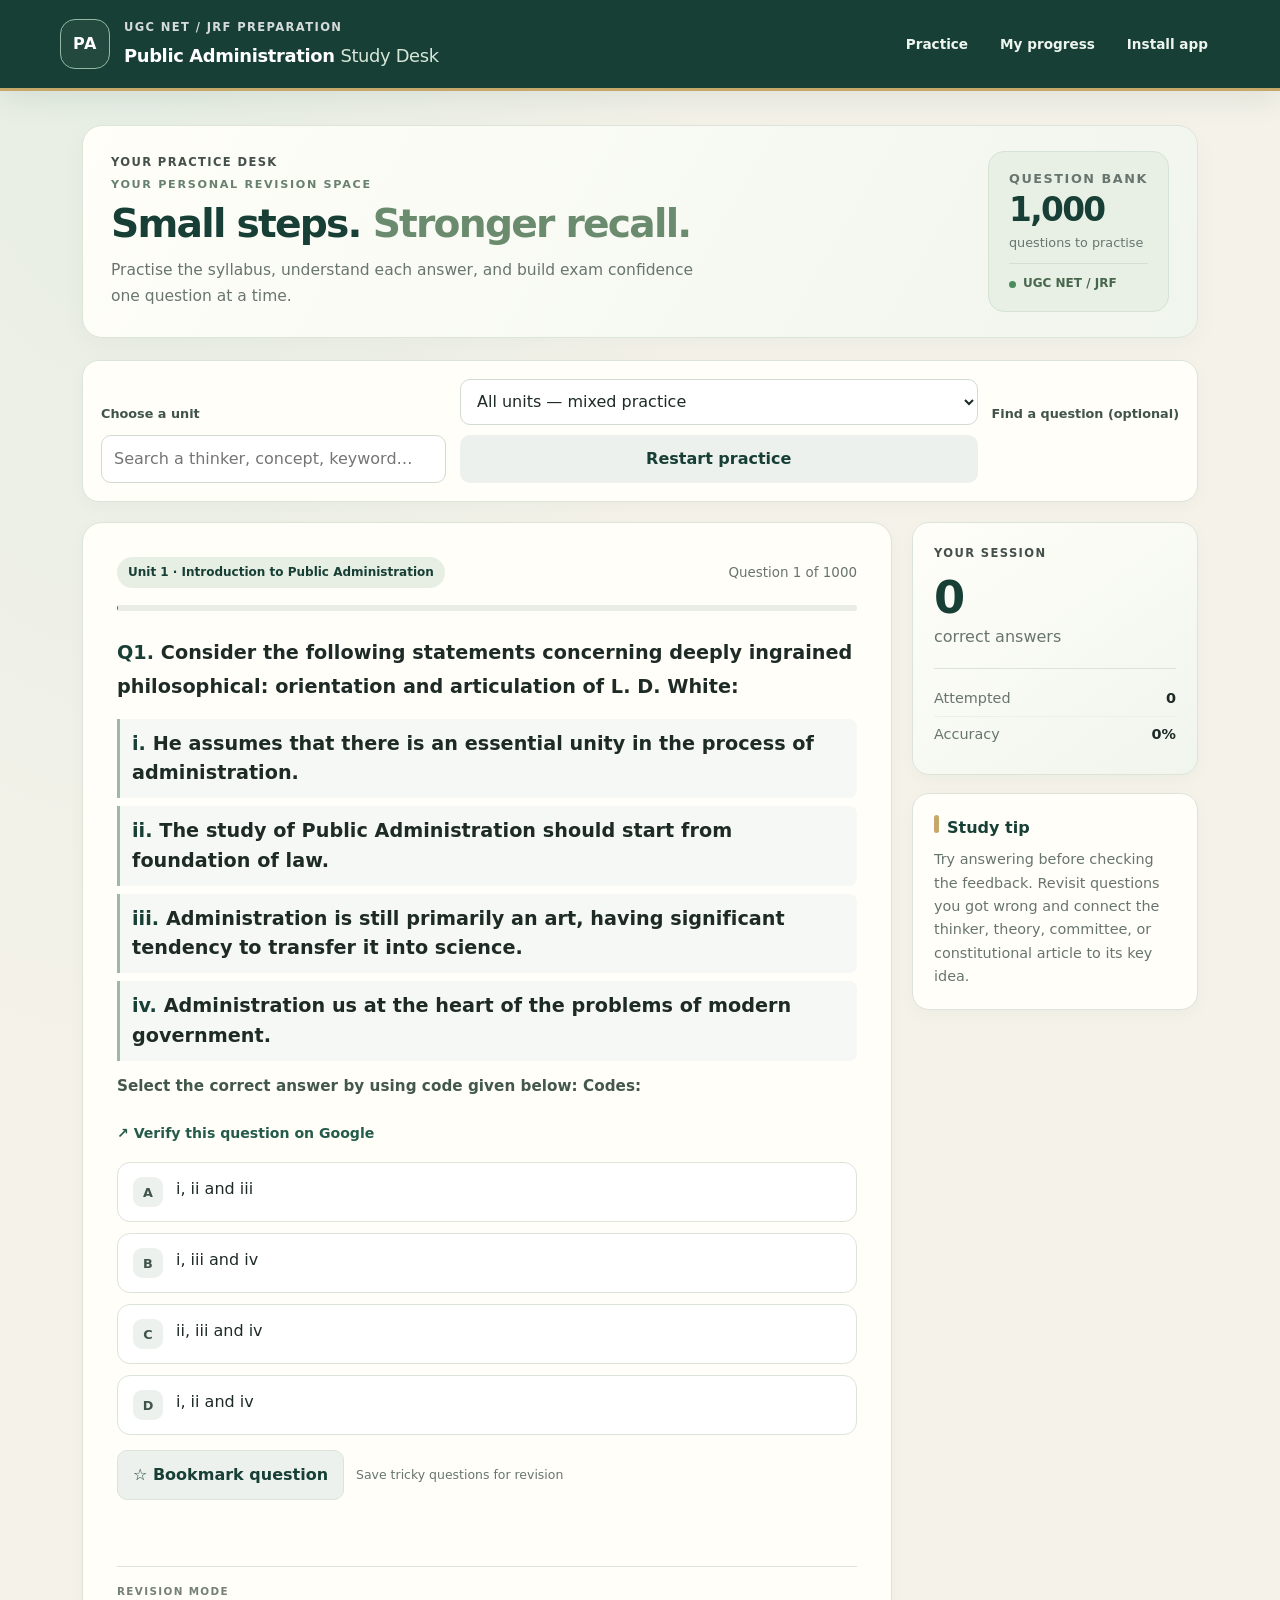
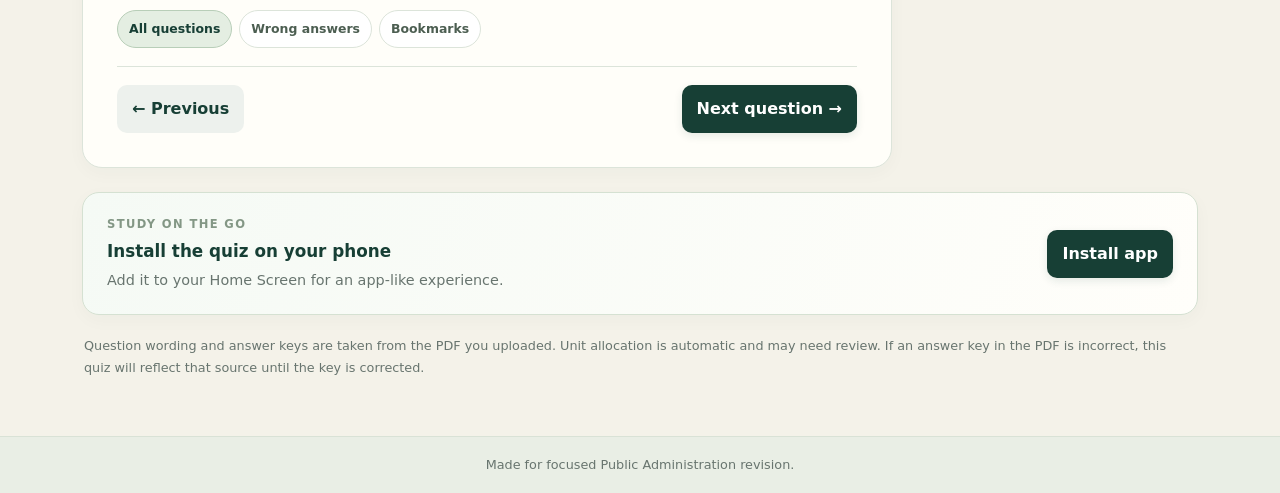
<file: index.html>
<!doctype html>
<html lang="en">
<head>
  <meta charset="utf-8">
  <meta name="viewport" content="width=device-width, initial-scale=1">
  <meta name="theme-color" content="#173f35">
  <meta name="color-scheme" content="light">
  <meta name="description" content="Practice UGC NET and JRF Public Administration with 1,000 questions.">
  <link rel="manifest" href="manifest.json">
  <link rel="icon" href="icon.svg" type="image/svg+xml">
  <title>Public Administration Quiz | UGC NET</title>
  <link rel="stylesheet" href="style.css?v=4">
</head>
<body>
  <header class="topbar">
    <div class="brand-lockup">
      <div class="brand-mark" aria-hidden="true">PA</div>
      <div><p class="eyebrow">UGC NET / JRF PREPARATION</p><h1>Public Administration <span>Study Desk</span></h1></div>
    </div>
    <nav class="top-nav" aria-label="Main navigation">
      <a href="#quiz-section">Practice</a><a href="#progress-section">My progress</a><a href="#install-title">Install app</a>
    </nav>
  </header>

  <main class="page">
    <section class="welcome">
      <div>
        <p class="eyebrow">YOUR PRACTICE DESK</p>
        <p class="welcome-kicker">YOUR PERSONAL REVISION SPACE</p>
        <h2>Small steps. <em>Stronger recall.</em></h2>
        <p class="muted">Practise the syllabus, understand each answer, and build exam confidence one question at a time.</p>
      </div>
      <div class="total-card"><span class="total-card-label">QUESTION BANK</span><strong id="total-count">1,000</strong><span>questions to practise</span><div class="total-card-foot"><span class="status-dot"></span> UGC NET / JRF</div></div>
    </section>

    <section class="controls panel">
      <label for="unit-select">Choose a unit</label>
      <select id="unit-select">
        <option value="all">All units — mixed practice</option>
      </select>
      <label for="search-input">Find a question (optional)</label>
      <input id="search-input" type="search" placeholder="Search a thinker, concept, keyword…">
      <button id="reset-btn" class="button button-light" type="button">Restart practice</button>
    </section>

    <section class="quiz-layout" id="quiz-section">
      <article class="quiz-card panel">
        <div class="quiz-meta">
          <span id="unit-label" class="unit-pill">Unit 1</span>
          <span id="question-counter">Question 1 of 1,000</span>
        </div>
        <div class="progress-track"><div id="progress-bar" class="progress-bar"></div></div>
        <div id="question-text" class="question-text">Loading questions…</div>
        <a id="google-question-link" class="google-question-link" href="#" target="_blank" rel="noopener noreferrer">↗ Verify this question on Google</a>
        <div id="options-list" class="options-list"></div>
        <div class="question-tools" aria-label="Question tools"><button id="bookmark-btn" class="button button-light tool-button" type="button" aria-pressed="false">☆ Bookmark question</button><span class="tool-hint">Save tricky questions for revision</span></div>
        <div id="feedback" class="feedback" aria-live="polite"></div>
        <button id="show-learning-btn" class="button button-light show-learning-btn" type="button" aria-controls="learning-panel" aria-expanded="false" hidden>Show answer explanation</button>
        <section id="learning-panel" class="learning-panel" hidden aria-live="polite"></section>
        <div class="review-toolbar" aria-label="Revision filters">
          <span class="review-toolbar-label">REVISION MODE</span>
          <button id="all-questions-btn" class="filter-chip is-active" type="button" aria-pressed="true">All questions</button>
          <button id="wrong-review-btn" class="filter-chip" type="button" aria-pressed="false">Wrong answers</button>
          <button id="bookmarks-review-btn" class="filter-chip" type="button" aria-pressed="false">Bookmarks</button>
        </div>
        <div class="quiz-actions">
          <button id="prev-btn" class="button button-light" type="button">← Previous</button>
          <button id="next-btn" class="button button-primary" type="button">Next question →</button>
        </div>
      </article>

      <aside class="side-column">
        <section class="panel score-panel" id="progress-section">
          <p class="eyebrow">YOUR SESSION</p>
          <div class="score-number" id="score-number">0</div>
          <p class="muted">correct answers</p>
          <div class="score-divider"></div>
          <div class="stat-row"><span>Attempted</span><strong id="attempted-count">0</strong></div>
          <div class="stat-row"><span>Accuracy</span><strong id="accuracy-count">0%</strong></div>
        </section>
        <section class="panel tips-panel">
          <h3>Study tip</h3>
          <p>Try answering before checking the feedback. Revisit questions you got wrong and connect the thinker, theory, committee, or constitutional article to its key idea.</p>
        </section>
      </aside>
    </section>

    <section class="install-panel panel" aria-labelledby="install-title">
      <div class="install-copy">
        <p class="eyebrow">STUDY ON THE GO</p>
        <h3 id="install-title">Install the quiz on your phone</h3>
        <p class="muted">Add it to your Home Screen for an app-like experience.</p>
      </div>
      <button id="install-app-btn" class="button button-primary" type="button">Install app</button>
      <p id="install-help" class="install-help" hidden></p>
    </section>

    <p class="source-note">Question wording and answer keys are taken from the PDF you uploaded. Unit allocation is automatic and may need review. If an answer key in the PDF is incorrect, this quiz will reflect that source until the key is corrected.</p>
  </main>

  <footer>Made for focused Public Administration revision.</footer>
  <script src="questions.js"></script>
  <script src="explanations.js"></script>
  <script src="app.js?v=4"></script>
  <script>
    if ("serviceWorker" in navigator && location.protocol.startsWith("http")) {
      window.addEventListener("load", () => navigator.serviceWorker.register("./sw.js").catch(() => {}));
    }
  </script>
</body>
</html>
</file>
<file: style.css>
* { box-sizing: border-box; }
:root { --green:#173f35; --green-2:#245b4b; --cream:#f5f3ed; --paper:#fffefa; --ink:#1d2a26; --muted:#68756f; --line:#dfe5df; --red:#a63e37; --red-bg:#fff0ed; --good:#1f6b4c; --good-bg:#eaf7ef; }
body { margin:0; background:var(--cream); color:var(--ink); font-family: system-ui,-apple-system,BlinkMacSystemFont,"Segoe UI",sans-serif; line-height:1.55; }
.topbar { display:flex; align-items:center; gap:14px; padding:20px max(20px, calc((100% - 1120px)/2)); background:var(--green); color:#fff; }
.brand-mark { width:48px; height:48px; display:grid; place-items:center; border:1px solid #86b39f; border-radius:12px; font-weight:800; letter-spacing:.04em; }
h1,h2,h3,p { margin-top:0; }
h1 { font-size:1.15rem; margin:0; font-weight:700; }
.eyebrow { font-size:.72rem; letter-spacing:.12em; font-weight:800; margin:0 0 4px; opacity:.82; }
.page { max-width:1120px; padding:28px 20px 40px; margin:0 auto; }
.welcome { display:flex; align-items:center; justify-content:space-between; gap:24px; margin-bottom:22px; }
h2 { font-size:clamp(1.5rem,3vw,2.15rem); line-height:1.2; margin-bottom:8px; color:var(--green); }
.muted { color:var(--muted); margin-bottom:0; }
.total-card { min-width:145px; padding:16px 20px; border-radius:14px; background:#e5eee6; display:flex; flex-direction:column; }
.total-card strong { color:var(--green); font-size:1.7rem; line-height:1.2; }
.total-card span { color:var(--muted); font-size:.8rem; }
.panel { background:var(--paper); border:1px solid var(--line); border-radius:16px; box-shadow:0 3px 12px #193d2b08; }
.controls { display:grid; grid-template-columns:1fr 1.5fr auto; align-items:end; gap:10px 14px; padding:16px; margin-bottom:18px; }
label { display:block; color:#40544b; font-size:.8rem; font-weight:700; }
select,input { width:100%; min-height:44px; padding:10px 12px; border:1px solid #cbd6cd; border-radius:9px; background:white; color:var(--ink); font:inherit; }
.quiz-layout { display:grid; grid-template-columns:minmax(0,1fr) 280px; gap:18px; align-items:start; }
.quiz-card { padding:clamp(18px,3vw,30px); min-height:410px; }
.quiz-meta { display:flex; justify-content:space-between; align-items:center; gap:12px; color:var(--muted); font-size:.84rem; }
.unit-pill { background:#e8f0e9; color:var(--green); padding:5px 10px; border-radius:99px; font-size:.75rem; font-weight:800; }
.progress-track { height:5px; margin:15px 0 24px; border-radius:99px; background:#e7ebe6; overflow:hidden; }
.progress-bar { width:0; height:100%; background:var(--green-2); transition:width .2s ease; }
.question-text { font-size:1.12rem; font-weight:650; line-height:1.7; white-space:normal; margin-bottom:20px; }
.options-list { display:grid; gap:10px; }
.option { display:flex; align-items:flex-start; gap:12px; width:100%; text-align:left; border:1px solid #d8e0d9; border-radius:11px; padding:13px 14px; background:white; color:var(--ink); font:inherit; cursor:pointer; transition:border-color .15s,background .15s; }
.option:hover:not(:disabled) { border-color:#6c9a83; background:#f8fbf8; }
.option-letter { display:grid; place-items:center; flex:0 0 27px; height:27px; border-radius:7px; background:#edf1ed; color:#40544b; font-size:.8rem; font-weight:800; }
.option.correct { border-color:#79b995; background:var(--good-bg); }
.option.correct .option-letter { background:var(--good); color:white; }
.option.incorrect { border-color:#e0a29b; background:var(--red-bg); }
.option.incorrect .option-letter { background:var(--red); color:white; }
.option:disabled { cursor:default; opacity:1; }
.feedback { min-height:28px; margin:16px 0 4px; font-weight:750; }
.feedback.good { color:var(--good); }
.feedback.bad { color:var(--red); }
.quiz-actions { display:flex; justify-content:space-between; gap:10px; margin-top:16px; padding-top:18px; border-top:1px solid var(--line); }
.button { border:0; border-radius:9px; padding:11px 15px; min-height:42px; font:inherit; font-weight:750; cursor:pointer; }
.button-primary { background:var(--green); color:white; }
.button-primary:hover { background:var(--green-2); }
.button-light { background:#edf1ed; color:var(--green); }
.button-light:hover { background:#e1e9e2; }
.side-column { display:grid; gap:18px; }
.score-panel,.tips-panel { padding:20px; }
.score-number { font-size:2.5rem; font-weight:800; color:var(--green); line-height:1.15; margin-top:10px; }
.score-divider { height:1px; background:var(--line); margin:18px 0 12px; }
.stat-row { display:flex; justify-content:space-between; padding:6px 0; color:var(--muted); font-size:.9rem; }
.stat-row strong { color:var(--ink); }
.tips-panel h3 { font-size:1rem; color:var(--green); margin-bottom:8px; }
.tips-panel p { font-size:.9rem; color:var(--muted); margin-bottom:0; }
.source-note { font-size:.8rem; color:var(--muted); margin:20px 2px 0; }
footer { text-align:center; padding:18px; color:var(--muted); font-size:.8rem; border-top:1px solid var(--line); }
@media (max-width:800px) { .controls { grid-template-columns:1fr 1fr; } .controls label:nth-of-type(2) { grid-column:1; } #search-input { grid-column:2; } #reset-btn { grid-column:1/-1; } .quiz-layout { grid-template-columns:1fr; } .side-column { grid-template-columns:1fr 1fr; } }
@media (max-width:540px) { .topbar { padding:16px; } .page { padding:20px 12px 30px; } .welcome { align-items:flex-start; } .total-card { min-width:105px; padding:12px; } .total-card strong { font-size:1.4rem; } .controls { grid-template-columns:1fr; } .controls label:nth-of-type(2), #search-input, #reset-btn { grid-column:auto; } .side-column { grid-template-columns:1fr; } .quiz-actions .button { padding:10px; font-size:.85rem; } .quiz-meta { align-items:flex-start; flex-direction:column; } }

/* Clear formatting for matching, statement-based, and ordinary questions */
.question-text { overflow-wrap: anywhere; }
.question-number { font-weight: 800; color: var(--green); }
.question-intro { margin-bottom: 14px; }
.question-normal { white-space: pre-line; }
.match-grid { display: grid; grid-template-columns: repeat(2, minmax(0, 1fr)); gap: 14px; margin: 14px 0 8px; }
.match-column { min-width: 0; border: 1px solid var(--line); border-radius: 12px; overflow: hidden; background: #fff; }
.match-column h3 { margin: 0; padding: 10px 13px; background: #e8f0e9; color: var(--green); font-size: .92rem; }
.match-items { margin: 0; padding: 0; list-style: none; }
.match-items li { padding: 10px 12px; border-top: 1px solid #edf0ec; line-height: 1.5; overflow-wrap: anywhere; }
.match-items li:first-child { border-top: 0; }
.match-items strong { color: var(--green); }
.statement-list { display: grid; gap: 8px; margin: 12px 0; }
.statement-line { padding: 10px 12px; border-left: 3px solid #9bb9a5; border-radius: 0 8px 8px 0; background: #f5f8f4; line-height: 1.55; overflow-wrap: anywhere; }
.statement-line strong { color: var(--green); }
.question-instruction { margin-top: 10px; font-size: .95rem; color: #43574c; }
@media (max-width: 540px) {
  .match-grid { grid-template-columns: 1fr; gap: 10px; }
  .match-items li, .statement-line { padding: 9px 10px; }
}

/* Post-answer learning and source-check links */
.google-question-link { display: inline-flex; margin: -8px 0 18px; color: var(--green-2); font-size: .88rem; font-weight: 750; text-decoration: none; }
.google-question-link:hover, .topic-search-link:hover, .option-search-link:hover { text-decoration: underline; }
.learning-panel { margin-top: 16px; padding: 18px; border: 1px solid #cbdccf; border-radius: 13px; background: #f7faf6; }
.learning-panel[hidden] { display: none; }
.learning-title { margin: 0 0 12px; color: var(--green); font-size: 1.1rem; }
.learning-answer { padding: 12px 14px; border-radius: 9px; background: #e6f3e9; line-height: 1.55; }
.learning-answer strong { color: var(--good); }
.learning-note { margin: 12px 0 16px; color: var(--muted); font-size: .88rem; }
.learning-panel h4 { margin: 0 0 10px; color: var(--green); font-size: .95rem; }
.option-review-list { display: grid; gap: 9px; }
.option-review { display: flex; align-items: center; justify-content: space-between; gap: 14px; padding: 12px; border: 1px solid var(--line); border-radius: 10px; background: white; }
.option-review-correct { border-color: #8bb99a; background: #f0f8f1; }
.option-review-copy { min-width: 0; }
.option-review-copy strong { display: block; line-height: 1.45; overflow-wrap: anywhere; }
.option-review-copy p { margin: 4px 0 0; color: var(--muted); font-size: .84rem; line-height: 1.45; }
.option-search-link { flex: 0 0 auto; color: var(--green-2); font-size: .83rem; font-weight: 800; text-decoration: none; }
.topic-search-link { display: inline-flex; margin-top: 14px; color: var(--green-2); font-weight: 800; text-decoration: none; }
.learning-reminder { margin: 12px 0 0; color: var(--red); font-size: .9rem; font-weight: 650; }
@media (max-width: 540px) {
  .learning-panel { padding: 13px; }
  .option-review { align-items: flex-start; flex-direction: column; gap: 8px; }
}


/* Question-specific explanations: concept, rationale, option analysis, and exam takeaway */
.learning-topic { margin: 10px 0 14px; color: var(--green); font-weight: 800; }
.explanation-section { margin: 10px 0; padding: 14px; border: 1px solid var(--line); border-radius: 10px; background: #fff; }
.explanation-section h4 { margin: 0 0 7px; color: var(--green); }
.explanation-section p { margin: 0; line-height: 1.6; color: var(--ink); }
.explanation-correct { border-color: #9cc5a7; background: #f0f8f1; }
.exam-tip { border-left: 4px solid #d2a64b; }
.explanation-pending { margin: 12px 0; padding: 14px; border: 1px solid #e3d5b4; border-radius: 10px; background: #fffaf0; }
.explanation-pending strong { display: block; margin-bottom: 6px; color: #755719; }
.explanation-pending p { margin: 0; color: #5e5541; font-size: .9rem; line-height: 1.55; }
.option-review-heading { margin-top: 18px !important; }
.option-review { align-items: flex-start; }
.option-review-copy { flex: 1 1 auto; }
.option-review-copy p { line-height: 1.55; }
.option-review-correct .option-review-copy > strong { color: var(--good); }
@media (max-width: 540px) {
  .explanation-section, .explanation-pending { padding: 11px; }
}


/* Install-to-phone section */
.install-panel { display:flex; align-items:center; justify-content:space-between; gap:18px; padding:18px 20px; margin-bottom:18px; border-color:#cbdccf; background:linear-gradient(110deg,#f5faf5,#fffefa); }
.install-copy h3 { margin:2px 0 4px; color:var(--green); font-size:1.05rem; }
.install-copy .muted { font-size:.9rem; }
.install-help { flex-basis:100%; margin:0; padding:12px; border-radius:9px; background:#edf4ed; color:var(--green); font-size:.88rem; }
.install-help[hidden] { display:none; }
.install-panel:has(.install-help:not([hidden])) { flex-wrap:wrap; }
@media (max-width:540px) {
  .install-panel { align-items:stretch; flex-direction:column; gap:12px; padding:15px; }
  .install-panel .button { width:100%; }
}


/* Install section sits below the quiz area */
.install-panel { margin-top: 22px; }

/* Answer explanation can be closed and reopened after an answer */
.learning-heading-row { display:flex; align-items:flex-start; justify-content:space-between; gap:12px; margin-bottom:12px; }
.learning-heading-row .learning-title { margin:0; }
.learning-close-btn { flex:0 0 auto; border:1px solid #d3ddd4; border-radius:8px; background:#fff; color:#40544b; padding:6px 10px; font:inherit; font-size:.82rem; font-weight:750; cursor:pointer; }
.learning-close-btn:hover { background:#edf1ed; }
.show-learning-btn { margin-top:12px; }
.show-learning-btn[hidden] { display:none; }


/* Fix hidden controls, keep option text aligned, and preserve question line breaks */
[hidden] { display: none !important; }
.option > span:last-child { flex: 1 1 auto; min-width: 0; overflow-wrap: break-word; }
.question-normal, .statement-line, .match-items li { white-space: pre-line; }
.learning-heading-row { flex-wrap: wrap; }
.learning-close-btn { white-space: nowrap; }


/* Refined forest-and-cream study app theme */
:root { --green:#173f35; --green-2:#245b4b; --cream:#f4f2e9; --paper:#fffef9; --ink:#1d2a26; --muted:#68756f; --line:#dce4da; --red:#a63e37; --red-bg:#fff0ed; --good:#1f6b4c; --good-bg:#eaf7ef; }
html { scroll-behavior:smooth; scroll-padding-top:22px; }
body { background:radial-gradient(ellipse at 10% 0%,#e6eee4 0,transparent 36%),var(--cream); line-height:1.62; }
.topbar { display:flex; align-items:center; justify-content:space-between; gap:24px; padding:18px max(20px,calc((100% - 1160px)/2)); background:var(--green); color:#fff; border-bottom:3px solid #c6a96a; box-shadow:0 8px 28px #173f3518; }
.brand-lockup { display:flex; align-items:center; gap:14px; min-width:0; }
.brand-mark { width:50px; height:50px; border-radius:15px; border:1px solid #93b9a4; background:#ffffff0d; }
.topbar h1 { font-size:1.12rem; letter-spacing:-.02em; }
.topbar h1 span { color:#d6e7d9; font-weight:500; }
.top-nav { display:flex; align-items:center; gap:8px; }
.top-nav a { color:#edf5ee; text-decoration:none; font-size:.85rem; font-weight:700; padding:9px 12px; border-radius:9px; }
.top-nav a:hover { background:#ffffff16; }
.page { max-width:1160px; padding:34px 22px 48px; }
.welcome { padding:25px 28px; margin-bottom:22px; border:1px solid #dce5d8; border-radius:20px; background:linear-gradient(120deg,#fffef9 0%,#f0f5ed 100%); box-shadow:0 8px 26px #173f3508; }
.welcome-kicker { margin:0 0 8px; color:#68816e; font-size:.7rem; font-weight:850; letter-spacing:.15em; }
h2 { font-size:clamp(1.7rem,3.3vw,2.45rem); letter-spacing:-.045em; line-height:1.13; margin-bottom:12px; }
h2 em { color:#6a8b6d; font-style:normal; }
.welcome .muted { max-width:610px; font-size:.97rem; line-height:1.65; }
.total-card { min-width:180px; padding:17px 20px; border:1px solid #d6e2d3; border-radius:16px; background:#e8f0e5; }
.total-card-label { color:#57735d; font-size:.65rem; font-weight:850; letter-spacing:.12em; }
.total-card strong { font-size:2.05rem; letter-spacing:-.05em; margin:2px 0; }
.total-card span:not(.status-dot) { font-size:.8rem; }
.total-card-foot { display:flex; align-items:center; gap:7px; margin-top:10px; padding-top:10px; border-top:1px solid #d3e0d0; color:#47664e; font-size:.75rem; font-weight:750; }
.status-dot { width:7px; height:7px; border-radius:50%; background:#4b8c5d; }
.panel { border-color:#dce4da; border-radius:17px; box-shadow:0 5px 18px #173f3508; }
.controls { padding:18px; gap:10px 14px; margin-bottom:20px; }
select,input { border-color:#d2dbd1; border-radius:10px; min-height:46px; }
select:focus,input:focus,button:focus-visible,a:focus-visible { outline:3px solid #b4cdb3; outline-offset:2px; }
.quiz-layout { grid-template-columns:minmax(0,1fr) 286px; gap:20px; }
.quiz-card { padding:clamp(20px,3.2vw,34px); border-radius:20px; }
.quiz-meta { align-items:center; }
.unit-pill { padding:6px 11px; background:#e7efe4; }
.progress-track { height:6px; margin:17px 0 25px; background:#e8ece4; }
.progress-bar { background:linear-gradient(90deg,#245b4b,#6b9470); border-radius:99px; }
.question-text { font-size:clamp(1.04rem,1.5vw,1.2rem); line-height:1.78; letter-spacing:.002em; overflow-wrap:anywhere; }
.question-normal { white-space:pre-line; }
.options-list { gap:11px; }
.option { padding:14px 15px; border-color:#dce4da; border-radius:13px; gap:13px; line-height:1.55; transition:transform .16s ease,border-color .16s ease,box-shadow .16s ease,background .16s ease; }
.option:hover:not(:disabled) { transform:translateY(-1px); box-shadow:0 5px 14px #173f350d; }
.option-letter { flex-basis:30px; height:30px; border-radius:9px; }
.option > span:last-child { min-width:0; flex:1 1 auto; overflow-wrap:anywhere; }
.option.correct { border-color:#83b995; box-shadow:inset 0 0 0 1px #83b995; }
.option.incorrect { border-color:#e0a29b; box-shadow:inset 0 0 0 1px #e0a29b; }
.button { border-radius:10px; transition:background .15s ease,transform .15s ease; }
.button:active { transform:translateY(1px); }
.button-primary { box-shadow:0 3px 8px #173f351b; }
.question-tools { display:flex; align-items:center; gap:12px; flex-wrap:wrap; margin-top:15px; }
.tool-button { border:1px solid #dce4da; }
.tool-button[aria-pressed="true"] { color:#6c5018; background:#f5ecd4; border-color:#dfc98f; }
.tool-hint { color:var(--muted); font-size:.78rem; }
.review-toolbar { display:flex; align-items:center; flex-wrap:wrap; gap:7px; margin-top:22px; padding-top:16px; border-top:1px solid var(--line); }
.review-toolbar-label { width:100%; margin-bottom:3px; color:#748176; font-size:.65rem; font-weight:850; letter-spacing:.13em; }
.filter-chip { border:1px solid #dce4da; background:#fff; color:#4c5e51; padding:8px 11px; border-radius:99px; font:inherit; font-size:.78rem; font-weight:750; cursor:pointer; }
.filter-chip:hover { border-color:#92b49a; }
.filter-chip.is-active { background:#e4eee2; color:var(--green); border-color:#b8ceb8; }
.quiz-actions { margin-top:18px; }
.score-panel,.tips-panel { padding:21px; }
.score-panel { background:linear-gradient(145deg,#fffef9,#f0f5ed); }
.score-number { font-size:2.8rem; letter-spacing:-.05em; }
.stat-row { border-bottom:1px solid #edf0e9; }
.stat-row:last-child { border-bottom:0; }
.tips-panel { background:#fffef9; }
.tips-panel h3:before { content:""; display:inline-block; width:5px; height:18px; margin-right:8px; border-radius:9px; background:#c6a96a; }
.learning-panel { border-color:#d4e2d2; background:#f7faf4; }
.learning-heading-row { align-items:center; }
.learning-close-btn { border-radius:9px; padding:7px 11px; }
.explanation-section,.option-review { border-radius:12px; }
.install-panel { margin-top:24px; padding:22px 24px; border-color:#d5e1d2; border-radius:17px; }
.install-panel .eyebrow { color:#6b826d; }
.source-note { line-height:1.65; }
footer { margin-top:10px; background:#e9eee5; border-top:1px solid #d9e2d6; }
[hidden] { display:none !important; }
@media (max-width:850px) {
 .topbar { align-items:flex-start; flex-direction:column; gap:12px; padding:16px 22px; }
 .top-nav { width:100%; overflow-x:auto; }
 .top-nav a { padding:8px 10px; white-space:nowrap; }
 .quiz-layout { grid-template-columns:1fr; }
 .side-column { grid-template-columns:repeat(2,minmax(0,1fr)); }
}
@media (max-width:560px) {
 .topbar { padding:14px 15px; }
 .brand-mark { width:44px; height:44px; }
 .topbar h1 { font-size:1rem; }
 .top-nav { gap:4px; }
 .top-nav a { font-size:.78rem; }
 .page { padding:18px 12px 30px; }
 .welcome { padding:20px 17px; flex-direction:column; gap:18px; border-radius:16px; }
 .total-card { width:100%; min-width:0; display:grid; grid-template-columns:1fr auto; align-items:center; gap:2px 12px; }
 .total-card-label { grid-column:1/-1; }
 .total-card strong { grid-column:1; grid-row:2; }
 .total-card > span:not(.total-card-label) { grid-column:1; }
 .total-card-foot { grid-column:2; grid-row:2/4; margin:0; padding:0 0 0 12px; border-top:0; border-left:1px solid #d3e0d0; }
 .controls { grid-template-columns:1fr; padding:15px; }
 .controls label:nth-of-type(2),#search-input,#reset-btn { grid-column:auto; }
 .quiz-card { padding:18px 15px; }
 .question-text { line-height:1.72; font-size:1.04rem; }
 .option { padding:12px 11px; gap:10px; }
 .option-letter { flex-basis:28px; height:28px; }
 .side-column { grid-template-columns:1fr; }
 .quiz-actions { gap:8px; }
 .quiz-actions .button { flex:1; padding:10px 8px; font-size:.82rem; }
 .review-toolbar { gap:6px; }
 .filter-chip { font-size:.74rem; padding:8px 9px; }
 .install-panel { padding:17px; }
}
@media (prefers-reduced-motion:reduce) {
 html { scroll-behavior:auto; }
 *,*::before,*::after { transition:none !important; animation:none !important; }
}
</file>
